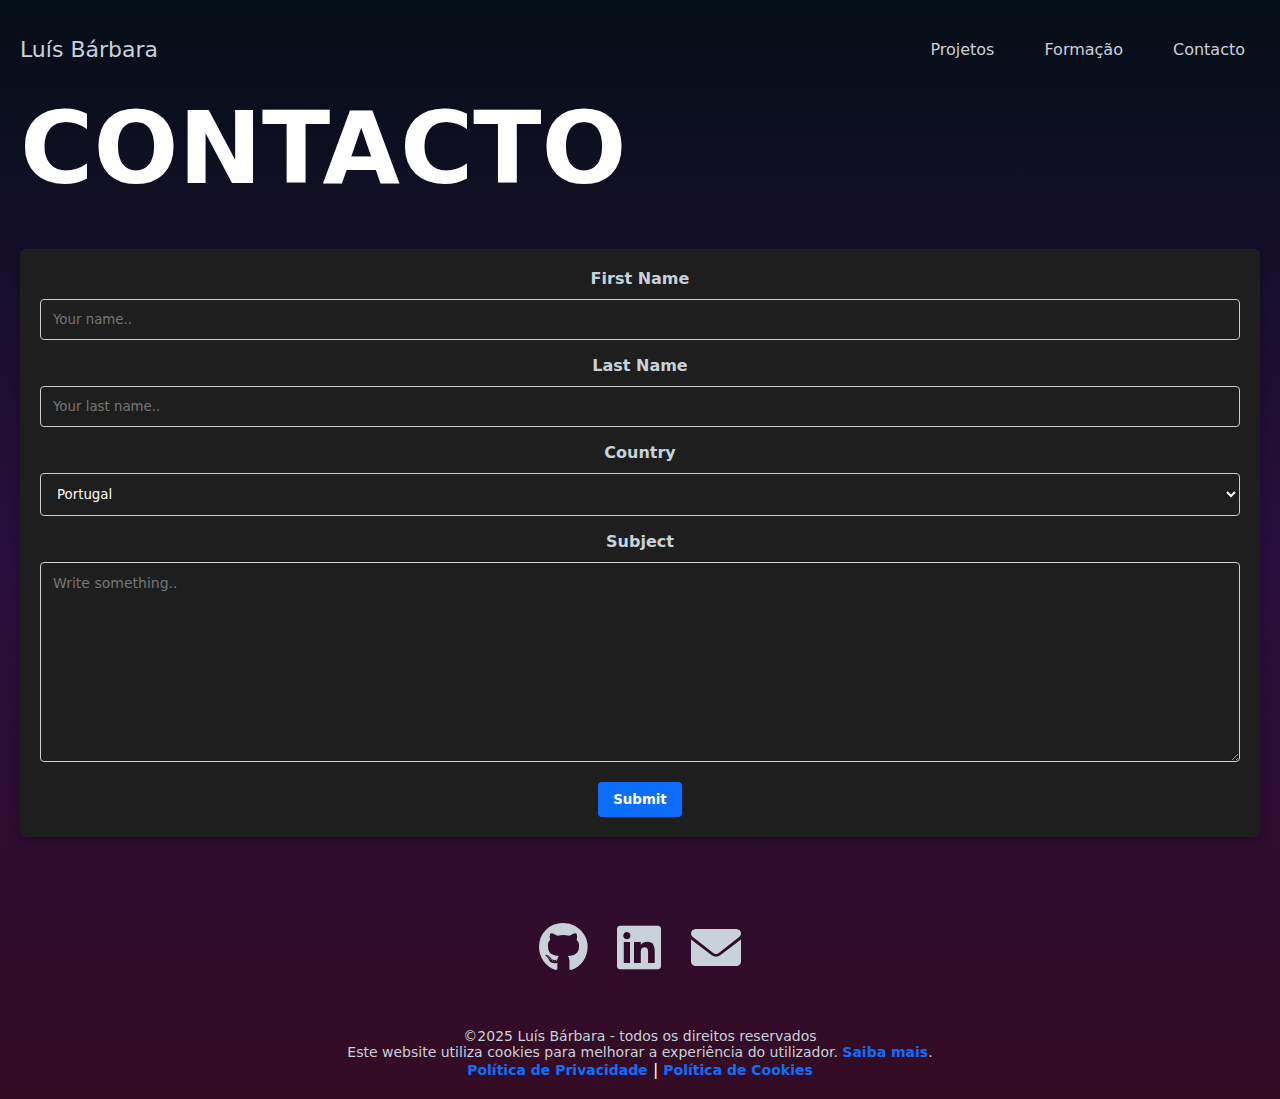
<file: contacto.html>
<!DOCTYPE html>
<html lang="pt-PT">

<head>
    <title>Luís Bárbara | Portfólio</title>
    <link rel="icon" type="favicon/x-icon" href="/imagens/favicon2.png">
    <link rel="preconnect" href="https://fonts.googleapis.com">
    <link rel="preconnect" href="https://fonts.gstatic.com" crossorigin>
    <meta name="viewport" content="width=device-width,initial-scale=1">
    <link href="https://fonts.googleapis.com/css2?family=Roboto:ital,wght@0,100..900;1,100..900&display=swap"
        rel="stylesheet">
    <link rel="stylesheet" href="css/styles.css">
    <link rel="stylesheet" href="css/contacto.css">
    <link href="https://cdnjs.cloudflare.com/ajax/libs/font-awesome/6.0.0-beta3/css/all.min.css" rel="stylesheet">
</head>

<body>
    <header>
        <div class="container">
            <div class="navbar">
                <a class=home-button href="index.html">Luís Bárbara</a>
                <nav>
                    <a href="projetos.html">Projetos</a>
                    <a href="formacao.html">Formação</a>
                    <a href="contacto.html">Contacto</a>
                </nav>
            </div>
        </div>
    </header>
    <main>
        <div class="container">
            <div class="text">
                <h1>CONTACTO</h1>
            </div>
            <div class="form-container">
                <form action="#" method="POST">

                    <label for="fname">First Name</label>
                    <input type="text" id="fname" name="firstname" placeholder="Your name..">

                    <label for="lname">Last Name</label>
                    <input type="text" id="lname" name="lastname" placeholder="Your last name..">

                    <label for="country">Country</label>
                    <select id="country" name="country">
                        <option value="portugal">Portugal</option>
                        <option value="holanda">Holanda</option>
                        <option value="usa">USA</option>
                    </select>

                    <label for="subject">Subject</label>
                    <textarea id="subject" name="subject" placeholder="Write something.."
                        style="height:200px"></textarea>

                    <input type="submit" value="Submit">

                </form>
            </div>
        </div>
    </main>
    <footer>
        <div class="container">
            <div class="bottom-particles">
                <div class="social-icons">
                    <a href="https://github.com/luis-barbara" target="_blank" class="icon github">
                        <i class="fab fa-github"></i>
                    </a>
                    <a href="https://www.linkedin.com/in/lu%C3%ADs-b%C3%A1rbara-38580055/" target="_blank"
                        class="icon linkedin">
                        <i class="fab fa-linkedin"></i>
                    </a>
                    <a href="mailto:luisbarbara@live.com.pt" class="icon email">
                        <i class="fas fa-envelope"></i>
                    </a>
                </div>
                <p>&copy;2025 Luís Bárbara - todos os direitos reservados</p>
                <p>Este website utiliza cookies para melhorar a experiência do utilizador. <a
                        href="politica-cookies.html">Saiba mais</a>.</p>
                <a href="privacidade.html">Política de Privacidade</a><span class="separator"> | </span><a
                    href="cookies.html">Política de Cookies</a>
            </div>
        </div>
    </footer>

    <script src="javascript/components.js"></script>
    <script src="javascript/validform.js"></script>
    <script src="javascript/particles.js"></script>
</body>

</html>
</file>
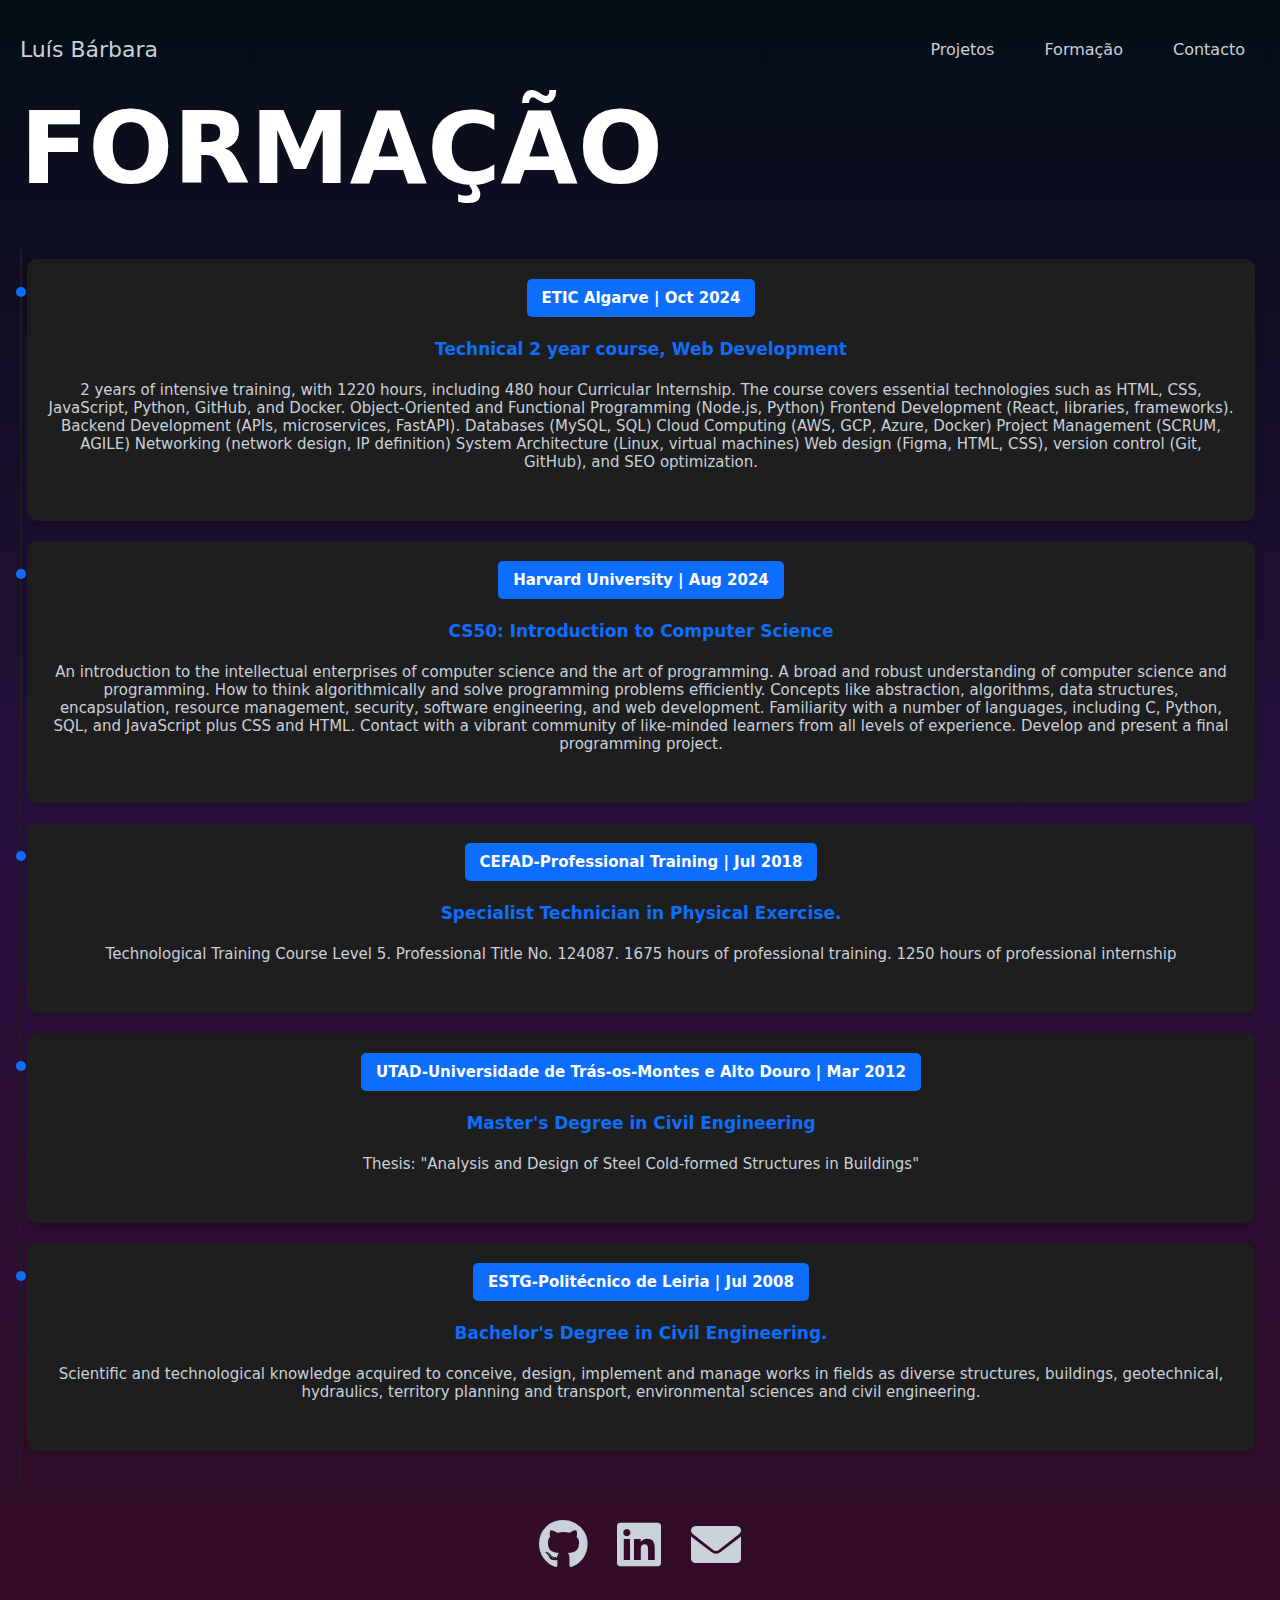
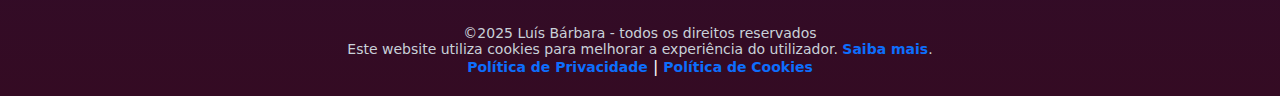
<file: formacao.html>
<!DOCTYPE html>
<html lang="pt-PT">

<head>
    <title>Luís Bárbara | Portfólio</title>
    <link rel="icon" type="favicon/x-icon" href="/imagens/favicon2.png">
    <link rel="preconnect" href="https://fonts.googleapis.com">
    <link rel="preconnect" href="https://fonts.gstatic.com" crossorigin>
    <meta name="viewport" content="width=device-width,initial-scale=1">
    <link href="https://fonts.googleapis.com/css2?family=Roboto:ital,wght@0,100..900;1,100..900&display=swap"
        rel="stylesheet">
    <link rel="stylesheet" href="css/styles.css">
    <link rel="stylesheet" href="css/formacao.css">
    <link href="https://cdnjs.cloudflare.com/ajax/libs/font-awesome/6.0.0-beta3/css/all.min.css" rel="stylesheet">
</head>

<body>
    <header>
        <div class="container">
            <div class="navbar">
                <a class=home-button href="index.html">Luís Bárbara</a>
                <nav>
                    <a href="projetos.html">Projetos</a>
                    <a href="formacao.html">Formação</a>
                    <a href="contacto.html">Contacto</a>
                </nav>
            </div>
        </div>
    </header>
    <main>
        <div class="container">
            <div class="text">
                <h1>FORMAÇÃO</h1>
            </div>
            <div class="timeline">
                <ul>
                    <li>
                        <span>ETIC Algarve | Oct 2024</span>
                        <div class="content">
                            <h3>Technical 2 year course, Web Development</h3>
                            <p>
                                2 years of intensive training, with 1220 hours, including 480 hour Curricular
                                Internship.
                                The course covers essential technologies such as HTML, CSS, JavaScript, Python, GitHub,
                                and Docker.
                                Object-Oriented and Functional Programming (Node.js, Python)
                                Frontend Development (React, libraries, frameworks).
                                Backend Development (APIs, microservices, FastAPI).
                                Databases (MySQL, SQL)
                                Cloud Computing (AWS, GCP, Azure, Docker)
                                Project Management (SCRUM, AGILE)
                                Networking (network design, IP definition)
                                System Architecture (Linux, virtual machines)
                                Web design (Figma, HTML, CSS), version control (Git, GitHub), and SEO optimization.
                            </p>
                        </div>
                    </li>
                    <li>
                        <span>Harvard University | Aug 2024</span>
                        <div class="content">
                            <h3>CS50: Introduction to Computer Science</h3>
                            <p>
                                An introduction to the intellectual enterprises of computer science and the art of
                                programming.
                                A broad and robust understanding of computer science and programming.
                                How to think algorithmically and solve programming problems efficiently.
                                Concepts like abstraction, algorithms, data structures, encapsulation, resource
                                management, security, software engineering, and web development.
                                Familiarity with a number of languages, including C, Python, SQL, and JavaScript plus
                                CSS and HTML.
                                Contact with a vibrant community of like-minded learners from all levels of experience.
                                Develop and present a final programming project.
                            </p>
                        </div>
                    </li>
                    <li>
                        <span>CEFAD-Professional Training | Jul 2018</span>
                        <div class="content">
                            <h3>Specialist Technician in Physical Exercise.</h3>
                            <p>
                                Technological Training Course Level 5. Professional Title No. 124087. 1675 hours of
                                professional training. 1250 hours of professional internship
                            </p>
                        </div>
                    </li>
                    <li>
                        <span>UTAD-Universidade de Trás-os-Montes e Alto Douro | Mar 2012</span>
                        <div class="content">
                            <h3>Master's Degree in Civil Engineering</h3>
                            <p>
                                Thesis: "Analysis and Design of Steel Cold-formed Structures in Buildings"
                            </p>
                        </div>
                    </li>
                    <li>
                        <span>ESTG-Politécnico de Leiria | Jul 2008</span>
                        <div class="content">
                            <h3>Bachelor's Degree in Civil Engineering.</h3>
                            <p>
                                Scientific and technological knowledge acquired to conceive, design, implement and
                                manage works in fields as diverse structures, buildings, geotechnical, hydraulics,
                                territory planning and transport, environmental sciences and civil engineering.
                            </p>
                        </div>
                    </li>
                </ul>
            </div>
        </div>
    </main>
    <footer>
        <div class="container">
            <div class="bottom-particles">
                <div class="social-icons">
                    <a href="https://github.com/luis-barbara" target="_blank" class="icon github">
                        <i class="fab fa-github"></i>
                    </a>
                    <a href="https://www.linkedin.com/in/lu%C3%ADs-b%C3%A1rbara-38580055/" target="_blank"
                        class="icon linkedin">
                        <i class="fab fa-linkedin"></i>
                    </a>
                    <a href="mailto:luisbarbara@live.com.pt" class="icon email">
                        <i class="fas fa-envelope"></i>
                    </a>
                </div>
                <p>&copy;2025 Luís Bárbara - todos os direitos reservados</p>
                <p>Este website utiliza cookies para melhorar a experiência do utilizador. <a
                        href="politica-cookies.html">Saiba mais</a>.</p>
                <a href="privacidade.html">Política de Privacidade</a><span class="separator"> | </span><a
                    href="cookies.html">Política de Cookies</a>
            </div>
        </div>
    </footer>

    <script src="javascript/components.js"></script>
    <script src="javascript/particles.js"></script>
</body>

</html>
</file>
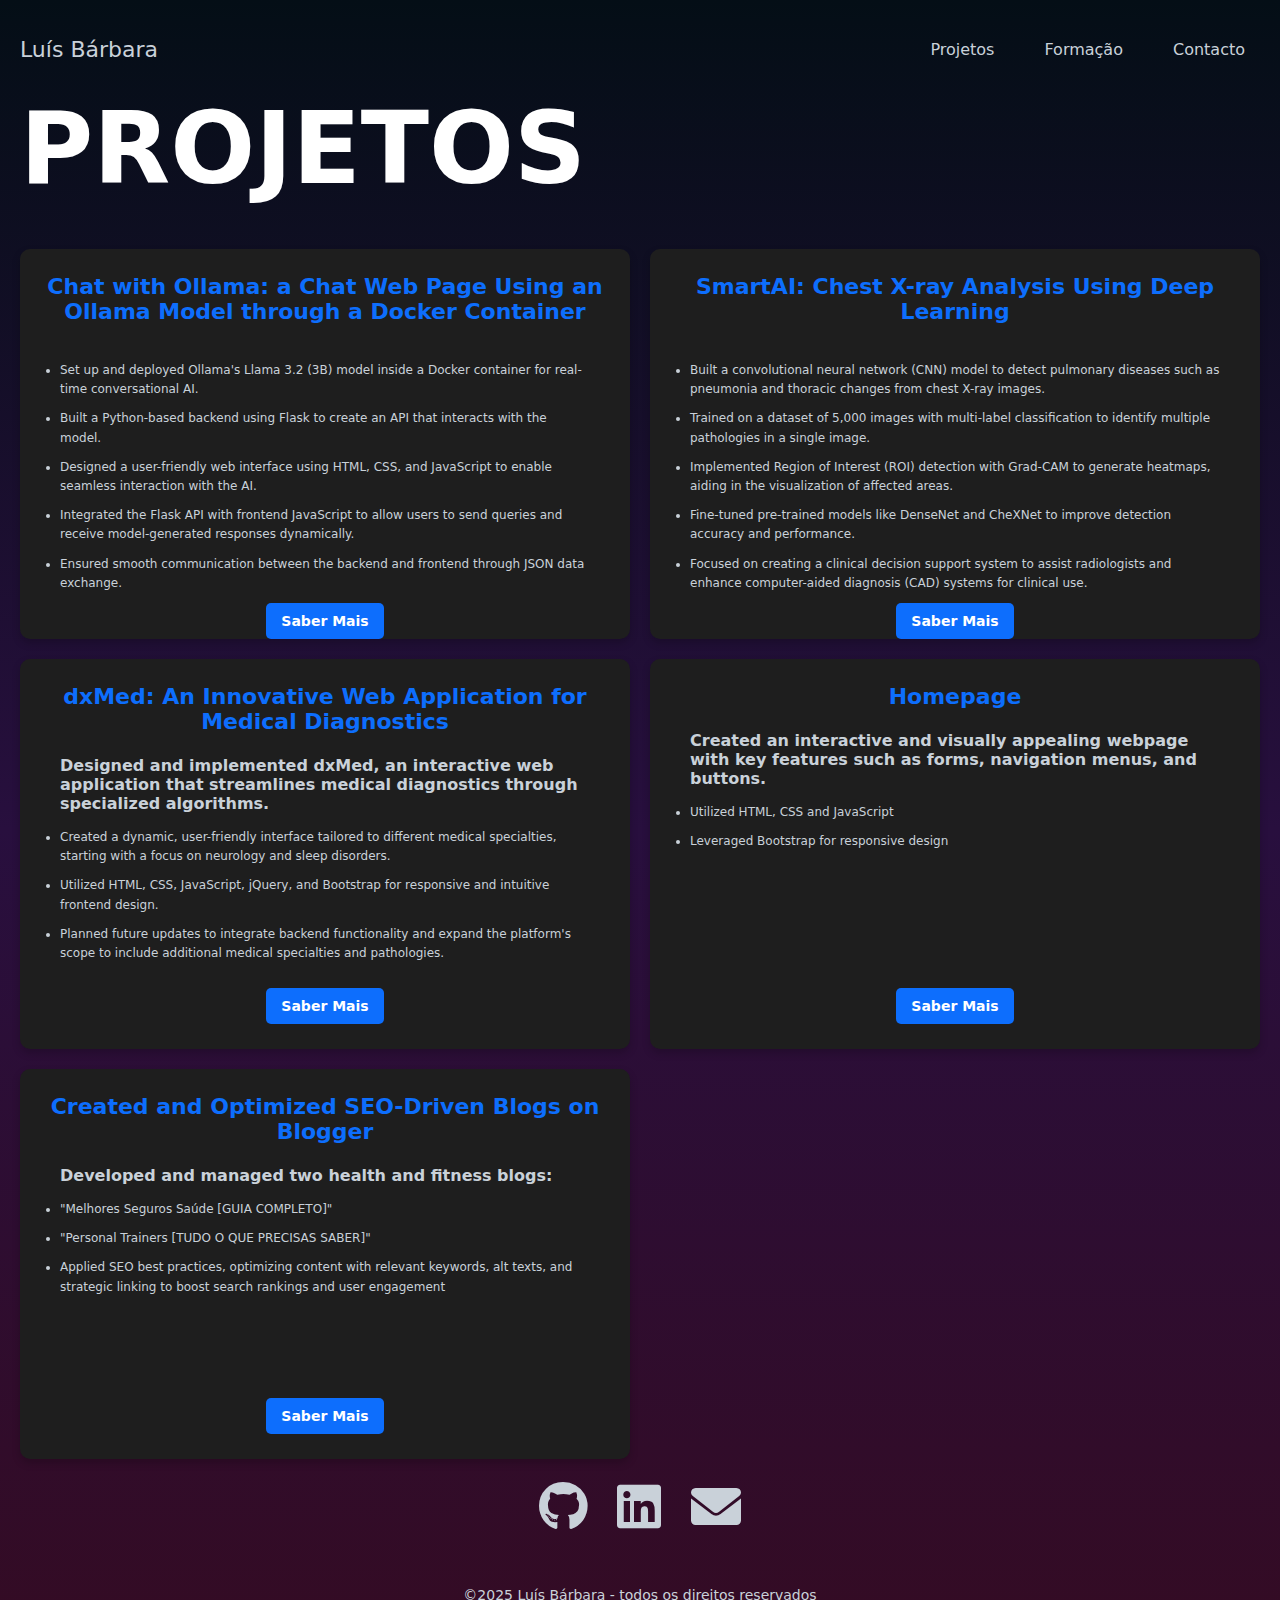
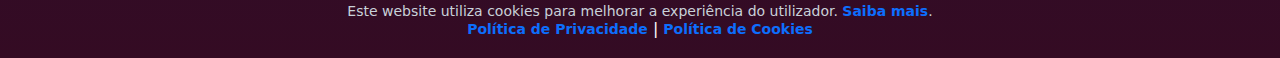
<file: projetos.html>
<!DOCTYPE html>
<html lang="pt-PT">

<head>
    <title>Luís Bárbara | Portfólio</title>
    <link rel="icon" type="favicon/x-icon" href="/imagens/favicon2.png">
    <link rel="preconnect" href="https://fonts.googleapis.com">
    <link rel="preconnect" href="https://fonts.gstatic.com" crossorigin>
    <meta name="viewport" content="width=device-width,initial-scale=1">
    <link href="https://fonts.googleapis.com/css2?family=Roboto:ital,wght@0,100..900;1,100..900&display=swap"
        rel="stylesheet">
    <link rel="stylesheet" href="css/styles.css">
    <link rel="stylesheet" href="css/projetos.css">
    <link href="https://cdnjs.cloudflare.com/ajax/libs/font-awesome/6.0.0-beta3/css/all.min.css" rel="stylesheet">
</head>

<body>
    <header>
        <div class="container">
            <div class="navbar">
                <a class=home-button href="index.html">Luís Bárbara</a>
                <nav>
                    <a href="projetos.html">Projetos</a>
                    <a href="formacao.html">Formação</a>
                    <a href="contacto.html">Contacto</a>
                </nav>
            </div>
        </div>
    </header>
    <main>
        <div class="container">
            <div class="text">
                <h1>PROJETOS</h1>
            </div>
            <div class="card-container">
                <div class="card">
                    <h3>Chat with Ollama: a Chat Web Page Using an Ollama Model through a Docker Container</h3>
                    <ul>
                        <li>Set up and deployed Ollama's Llama 3.2 (3B) model inside a Docker container for real-time
                            conversational AI.</li>
                        <li>Built a Python-based backend using Flask to create an API that interacts with the model.
                        </li>
                        <li>Designed a user-friendly web interface using HTML, CSS, and JavaScript to enable seamless
                            interaction with the AI.</li>
                        <li>Integrated the Flask API with frontend JavaScript to allow users to send queries and receive
                            model-generated responses dynamically.</li>
                        <li>Ensured smooth communication between the backend and frontend through JSON data exchange.
                        </li>
                    </ul>
                    <a href="https://github.com/luis-barbara/chat_with_Ollama" class="btn" target="_blank">Saber
                        Mais</a>
                </div>
                <div class="card">
                    <h3>SmartAI: Chest X-ray Analysis Using Deep Learning</h3>
                    <ul>
                        <li>Built a convolutional neural network (CNN) model to detect pulmonary diseases such as
                            pneumonia and thoracic changes from chest X-ray images.</li>
                        <li>Trained on a dataset of 5,000 images with multi-label classification to identify multiple
                            pathologies in a single image.</li>
                        <li>Implemented Region of Interest (ROI) detection with Grad-CAM to generate heatmaps, aiding in
                            the visualization of affected areas.</li>
                        <li>Fine-tuned pre-trained models like DenseNet and CheXNet to improve detection accuracy and
                            performance.</li>
                        <li>Focused on creating a clinical decision support system to assist radiologists and enhance
                            computer-aided diagnosis (CAD) systems for clinical use.</li>
                    </ul>
                    <a href="https://github.com/luis-barbara/SmartAI" class="btn" target="_blank">Saber Mais</a>
                </div>
                <div class="card">
                    <h3>dxMed: An Innovative Web Application for Medical Diagnostics</h3>
                    <h4>Designed and implemented dxMed, an interactive web application that streamlines medical
                        diagnostics through specialized algorithms.</h4>
                    <ul>
                        <li>Created a dynamic, user-friendly interface tailored to different medical specialties,
                            starting with a focus on neurology and sleep disorders.</li>
                        <li>Utilized HTML, CSS, JavaScript, jQuery, and Bootstrap for responsive and intuitive frontend
                            design.</li>
                        <li>Planned future updates to integrate backend functionality and expand the platform's scope to
                            include additional medical specialties and pathologies.</li>
                    </ul>
                    <a href="https://github.com/luis-barbara/CS50/tree/main/dxMed" class="btn" target="_blank">Saber
                        Mais</a>
                </div>
                <div class="card">
                    <h3>Homepage</h3>
                    <h4>Created an interactive and visually appealing webpage with key features such as forms,
                        navigation menus, and buttons.</h4>
                    <ul>
                        <li>Utilized HTML, CSS and JavaScript</li>
                        <li>Leveraged Bootstrap for responsive design</li>
                    </ul>
                    <a href="https://github.com/luis-barbara/CS50/tree/main/homepage" class="btn" target="_blank">Saber
                        Mais</a>
                </div>
                <div class="card">
                    <h3>Created and Optimized SEO-Driven Blogs on Blogger</h3>
                    <h4>Developed and managed two health and fitness blogs:</h4>
                    <ul>
                        <li>"Melhores Seguros Saúde [GUIA COMPLETO]"</li>
                        <li>"Personal Trainers [TUDO O QUE PRECISAS SABER]"</li>
                        <li>Applied SEO best practices, optimizing content with relevant keywords, alt texts, and
                            strategic linking to boost search rankings and user engagement</li>
                    </ul>
                    <a href="https://www.linkedin.com/in/lu%C3%ADs-b%C3%A1rbara-38580055/details/projects/" class="btn"
                        target="_blank">Saber Mais</a>
                </div>
            </div>

        </div>
        </div>
    </main>
    <footer>
        <div class="container">
            <div class="bottom-particles">
                <div class="social-icons">
                    <a href="https://github.com/luis-barbara" target="_blank" class="icon github">
                        <i class="fab fa-github"></i>
                    </a>
                    <a href="https://www.linkedin.com/in/lu%C3%ADs-b%C3%A1rbara-38580055/" target="_blank"
                        class="icon linkedin">
                        <i class="fab fa-linkedin"></i>
                    </a>
                    <a href="mailto:luisbarbara@live.com.pt" class="icon email">
                        <i class="fas fa-envelope"></i>
                    </a>
                </div>
                <p>&copy;2025 Luís Bárbara - todos os direitos reservados</p>
                <p>Este website utiliza cookies para melhorar a experiência do utilizador. <a
                        href="politica-cookies.html">Saiba mais</a>.</p>
                <a href="privacidade.html">Política de Privacidade</a><span class="separator"> | </span><a
                    href="cookies.html">Política de Cookies</a>
            </div>
        </div>
    </footer>

    <script src="javascript/components.js"></script>
    <script src="javascript/particles.js"></script>
</body>

</html>
</file>
<file: css/styles.css>
body {
    margin: 0;
    font-family: system-ui, -apple-system, BlinkMacSystemFont, 'Segoe UI', Roboto, Oxygen, Ubuntu, Cantarell, 'Open Sans', 'Helvetica Neue', sans-serif;
    background-image: linear-gradient(0deg, #340b23 0%, #280f3e 50%, #040e16 100%);
    color: #c9d1d9;
}


main {
    min-height: calc(100vh - 99px);
}

.navbar {
    display: flex;
    justify-content: space-between;
    align-items: center;
    padding: 30px 0;
    width: 100%;
}

.navbar nav {
    display: flex;
    align-items: center;
    gap: 20px;
    font-size: 16px;
}

.navbar nav a {
    text-decoration: none;
    color: #c9d1d9;
    font-size: 16px;
    padding: 10px 15px;
    transition: color 0.3s ease, background-color 0.3s ease;
}

.navbar nav a:hover {
    color: #ffffff;
    background-color: #9745def8;
    border-radius: 5px;
}

header .home-button {
    font-size: 22px;
    text-decoration: none;
    color: #c9d1d9;
    transition: color 0.3s ease, transform 0.3s ease;
}


header .home-button:hover {
    color: #9745def8;
    transform: scale(1.1);
}

.container {
    max-width: 1280px;
    margin: 0 auto;
    padding: 0 20px;
    text-align: center;
    color: white;
}

.text {
    flex: 1;
    text-align: left;
    padding-right: 20px;
    padding-left: 0;
}

.text h1 {
    font-size: 100px;
    margin: 0;
    color: white;
    padding: 0;
    line-height: 1;
}

.text h1 .developer {
    display: block;
    font-size: 100px;
    margin: 0;
    padding: 0;
    line-height: 1;
}

.subtitles {
    font-size: 16px;
    color: rgba(109, 126, 226, 0.967);
    text-align: left;
    margin-top: 5px;
    line-height: 1.2;
    padding-left: 0;
    margin-left: 0;
    display: block;
}

.subtitles span {
    font-size: 18px;
    color: #c9d1d9;
    text-decoration: none;
    transition: color 0.3s ease, transform 0.3s ease;
    cursor: pointer;
    margin: 5px;
}

.subtitles span:hover {
    color: #9745def8;
}

.tech-icons {
    display: flex;
    justify-content: center;
    /* Centraliza os ícones */
    gap: 30px;
    /* Espaço entre os ícones */
    margin-top: 50px;
    /* Espaço entre a imagem e os ícones */
    margin-bottom: 100px;
    /* Espaço entre os ícones e o texto */
}

.tech-icons .icon {
    font-size: 50px;
    /* Tamanho dos ícones */
    color: #c9d1d9;
    /* Cor inicial */
    text-decoration: none;
    /* Remove o sublinhado */
    transition: transform 0.3s ease, color 0.3s ease;
    /* Transição suave */
}

.tech-icons .icon:hover {
    color: #9745def8;
    /* Cor no hover */
    transform: scale(1.2);
    /* Aumenta o ícone no hover */
}


/* Estilo para o Flip Card */
.flip-card {
    width: 850px;
    /* Tamanho fixo do card */
    height: 550px;
    /* Altura do card */
    perspective: 1000px;
    /* Efeito de perspectiva 3D */
    margin: 0 auto;
    /* Centraliza o card na página */
}

/* Estilo para o interior do Flip Card */
.flip-card-inner {
    position: relative;
    width: 100%;
    height: 100%;
    transform-style: preserve-3d;
    /* Mantém o efeito 3D ao girar */
    transition: transform 0.6s;
    /* Transição suave no giro */
}

/* Frente do card (onde está a imagem) */
.flip-card-front {
    position: absolute;
    width: 100%;
    height: 100%;
    backface-visibility: hidden;
    /* Oculta o verso quando o card vira */
}

.flip-card-front .img {
    width: 100%;
    height: 100%;
    object-fit: cover;
    /* Garante que a imagem ocupe o espaço sem distorcer */
    border-radius: 15px;
    /* Mantém o arredondamento nas bordas da imagem */
    box-shadow: 0 0 30px rgba(0, 0, 0, 0.3);
    /* Sombra na imagem */
}

/* Verso do card (onde fica o conteúdo de texto) */
.flip-card-back {
    position: absolute;
    width: 100%;
    height: 100%;
    /* Definir altura igual à frente */
    background-color: #1e1e1e;
    /* Cor de fundo do verso */
    color: white;
    display: flex;
    flex-direction: column;
    justify-content: flex-start;
    /* Alinha o conteúdo no topo */
    align-items: center;
    /* Centraliza o conteúdo no eixo horizontal */
    backface-visibility: hidden;
    /* Oculta a frente quando vira */
    transform: rotateY(180deg);
    /* Gira 180 graus */
    border-radius: 15px;
    /* Mantém as bordas arredondadas do verso */
    box-shadow: 0 0 30px rgba(0, 0, 0, 0.3);
    /* Sombra no verso */
    padding: 20px;
    box-sizing: border-box;
    /* Inclui o padding no cálculo da altura */
}

/* Efeito de hover: faz o card girar */
.flip-card:hover .flip-card-inner {
    transform: rotateY(180deg);
    /* Gira o card no eixo Y */
}

/* Título (h2) no topo */
.flip-card-back h2 {
    font-size: 24px;
    margin-top: 20px;
    /* Espaço no topo */
    text-align: center;
    /* Centraliza o título */
    margin-bottom: 20px;
    /* Espaço abaixo do título */
}

/* Lista do resumo (centro) */
.flip-card-back ul {
    padding-left: 0;
    margin: 0;
    display: flex;
    flex-direction: column;
    /* Exibe os itens da lista em coluna */
    align-items: center;
    /* Centra os itens da lista */
    width: 100%;
    flex-grow: 1;
    /* Permite que a lista ocupe o espaço restante */
    justify-content: center;
    /* Centra verticalmente */
}

/* Itens da lista */
.flip-card-back li {
    font-size: 18px;
    line-height: 1.6;
    margin-bottom: 10px;
    /* Espaçamento entre os itens */
    color: #c9d1d9;
    /* Cor suave para o texto */
    text-align: left;
    /* Alinha o texto dos itens à esquerda */
    width: 90%;
    /* Garante que os itens não se estendam até a borda */
}

/* Parágrafo */
.flip-card-back p {
    margin-top: 30px;
    /* Espaço para mover o parágrafo para baixo */
    font-size: 16px;
    color: #c9d1d9;
    /* Cor suave para o parágrafo */
    text-align: center;
    /* Centra o texto do parágrafo */
}


.social-icons {
    display: flex;
    justify-content: center;
    gap: 30px;
    margin-bottom: 50px;
}

.social-icons .icon {
    font-size: 50px;
    color: #c9d1d9;
    text-decoration: none;
    display: inline-block;
    transition: transform 0.3s ease, color 0.3s ease;
}

.social-icons .icon:hover {
    color: #9745def8;
    transform: scale(1.2);
}

footer {
    flex-shrink: 0;
    color: #c9d1d9;
    text-align: center;
    padding: 20px 0;
}

footer p {
    margin: 0;
    font-size: 14px;
    color: #c9d1d9;
}

footer a {
    text-decoration: none;
    color: #0d6efd;
    font-size: 14px;
    font-weight: bold;
    transition: color 0.3s ease;
}

footer a:hover {
    color: #9745def8;
}


/* Estilo para o container de partículas no footer */
.bottom-particles {
    position: relative;
    /* Permite posicionamento das partículas */
    width: 100%;
    overflow: hidden;
    /* Esconde partículas que saem do container */
}

.bubble {
    position: absolute;
    bottom: -1rem;
    /* Começa abaixo do container */
    width: 1rem;
    /* Tamanho da bolha */
    height: 1rem;
    background-color: rgba(111, 109, 109, 0.5);
    /* Bolhas semi-transparentes */
    border-radius: 50%;
    /* Formato circular */
    animation: bubbleAnimation 10s infinite;
    /* Animação infinita */
}

/* Animação das bolhas */
@keyframes bubbleAnimation {
    0% {
        transform: translateY(0) scale(1);
        /* Começa na posição inicial */
        opacity: 0;
        /* Invisível no início */
    }

    20% {
        opacity: 1;
        /* Torna-se visível */
    }

    100% {
        transform: translateY(-200px) scale(0.5);
        /* Sobe e encolhe */
        opacity: 0;
        /* Fica invisível no final */
    }
}



@media (max-width: 900px) {
    .flip-card {
        width: 600px;
        /* Reduz a largura do card */
        height: 390px;
        /* Reduz a altura do card */
    }

    .flip-card-back {
        padding: 15px;
        /* Reduz o padding */
    }

    .flip-card-back h2 {
        font-size: 20px;
        /* Reduz o tamanho da fonte do título */
        margin-top: 15px;
        /* Ajusta o espaçamento superior */
    }


    .flip-card-back li {
        font-size: 16px;
        /* Reduz o tamanho da fonte dos itens da lista */
        line-height: 1.4;
        /* Ajusta o espaçamento entre linhas */
        margin-bottom: 8px;
        /* Reduz o espaçamento entre os itens */
    }

    .flip-card-back p {
        font-size: 14px;
        /* Reduz o tamanho da fonte do parágrafo */
        margin-top: 20px;
        /* Ajusta o espaçamento superior */
    }
}


@media (max-width: 650px) {
    .flip-card {
        width: 400px;
        /* Reduz ainda mais a largura do card */
        height: 260px;
        /* Reduz a altura do card */
    }

    .flip-card-back {
        padding: 10px;
        /* Reduz ainda mais o padding */
    }

    .flip-card-back h2 {
        font-size: 14px;
        /* Diminui o tamanho da fonte do título */
        margin-top: 8px;
        /* Reduz o espaçamento superior */
    }

    .flip-card-back li {
        font-size: 10px;
        /* Diminui o tamanho da fonte dos itens da lista */
        line-height: 1.2;
        /* Ajusta o espaçamento entre linhas */
        margin-bottom: 5px;
        /* Reduz o espaçamento entre os itens */
    }

    .flip-card-back p {
        font-size: 11px;
        /* Diminui o tamanho da fonte do parágrafo */
        margin-top: 12px;
        /* Ajusta o espaçamento superior */
    }


    .text h1 {
        font-size: 60px;
    }

    .text h1 .developer {
        font-size: 60px;
    }

    .subtitles {
        font-size: 14px;
    }

    .subtitles span {
        font-size: 16px;
    }

    .tech-icons .icon {
        font-size: 30px;
        /* Tamanho dos ícones */
    }

    .social-icons .icon {
        font-size: 30px;
    }

    footer p {
        font-size: 10px;
    }

    footer a {
        font-size: 10px;
    }
}


@media (max-width: 500px) {
    .flip-card {
        width: 300px;
        /* Reduz ainda mais a largura do card */
        height: 195px;
        /* Reduz a altura do card */
    }

    .flip-card-back {
        padding: 4px;
        /* Reduz ainda mais o padding */
    }

    .flip-card-back h2 {
        font-size: 8px;
        /* Diminui o tamanho da fonte do título */
        margin-top: 4px;
        /* Reduz o espaçamento superior */
    }

    .flip-card-back li {
        font-size: 8px;
        /* Diminui o tamanho da fonte dos itens da lista */
        line-height: 1.2;
        /* Ajusta o espaçamento entre linhas */
        margin-bottom: 4px;
        /* Reduz o espaçamento entre os itens */
    }

    .flip-card-back p {
        font-size: 8px;
        /* Diminui o tamanho da fonte do parágrafo */
        margin-top: 4px;
        /* Ajusta o espaçamento superior */
    }


    .text h1 {
        font-size: 30px;
    }

    .text h1 .developer {
        font-size: 30px;
    }

    .subtitles {
        font-size: 10px;
    }

    .subtitles span {
        font-size: 10px;
    }

    .tech-icons .icon {
        font-size: 30px;
        /* Tamanho dos ícones */
    }

    .social-icons .icon {
        font-size: 30px;
    }

    footer p {
        font-size: 10px;
    }

    footer a {
        font-size: 10px;
    }

    .navbar nav {
        font-size: 10px;
    }

    .navbar nav a {
        font-size: 10px;
    }

    header .home-button {
        font-size: 12px;
    }


    footer p {
        font-size: 8px;
    }

    footer a {
        font-size: 8px;
    }

    footer .separator {
        font-size: 8px;
    }
}


@media (max-width: 400px) {

    .subtitles {
        font-size: 10px;
    }

    .subtitles span {
        font-size: 10px;
    }

    .tech-icons .icon {
        font-size: 20px;
        /* Tamanho dos ícones */
    }

    .social-icons .icon {
        font-size: 20px;
    }

    .navbar nav {
        gap: 0px;
    }

    .subtitles span {
        margin: 0px;
    }

    .subtitles {
        margin-top: 20px;
    }
}
</file>
<file: css/contacto.css>
/* Style inputs with type="text", select elements and textareas */
input[type=text],
select,
textarea {
  width: 100%;
  /* Full width */
  padding: 12px;
  /* Some padding */
  border: 1px solid #ccc;
  /* Gray border */
  border-radius: 4px;
  /* Rounded borders */
  box-sizing: border-box;
  /* Make sure that padding and width stays in place */
  margin-top: 6px;
  /* Add a top margin */
  margin-bottom: 16px;
  /* Bottom margin */
  resize: vertical;
  /* Allow the user to vertically resize the textarea (not horizontally) */
  font-family: system-ui, -apple-system, BlinkMacSystemFont, 'Segoe UI', Roboto, Oxygen, Ubuntu, Cantarell, 'Open Sans', 'Helvetica Neue', sans-serif;
  background-color: #1e1e1e;
  color: white;
}

/* Muda a borda para roxo quando o campo está em foco */
input[type=text]:focus,
select:focus,
textarea:focus {
  border: 1px solid #9745de;
  /* Cor da borda roxa ao focar */
  outline: none;
  /* Remove a borda de foco padrão do navegador */
  box-shadow: 0 0 8px #9745de;
  /* Adiciona um brilho roxo ao redor do campo */
  transition: border-color 0.3s ease, box-shadow 0.3s ease;
  /* Suaviza a transição */
}

/* Style the submit button with a specific background color etc */
input[type=submit] {
  background-color: #0d6efd;
  color: white;
  padding: 10px 15px;
  font-weight: bold;
  border: none;
  border-radius: 4px;
  cursor: pointer;
  font-family: system-ui, -apple-system, BlinkMacSystemFont, 'Segoe UI', Roboto, Oxygen, Ubuntu, Cantarell, 'Open Sans', 'Helvetica Neue', sans-serif;
  transition: all 0.3s ease;
  /* Transição suave */
  font-weight: bold;
}


/* When moving the mouse over the submit button, add a darker green color */
input[type=submit]:hover {
  background-color: #9745def8;
  font-family: system-ui, -apple-system, BlinkMacSystemFont, 'Segoe UI', Roboto, Oxygen, Ubuntu, Cantarell, 'Open Sans', 'Helvetica Neue', sans-serif;
  color: white;
  font-weight: bold;
}

/* Add a background color and some padding around the form */
.form-container {
  border-radius: 5px;
  background-color: #1e1e1e;
  padding: 20px;
  margin-top: 50px;
  box-shadow: 0 4px 8px rgba(0, 0, 0, 0.2);
}

label {
  color: #c9d1d9;
  /* Cor do texto do label */
  font-size: 16px;
  /* Tamanho da fonte */
  font-weight: 600;
  /* Negrito */
  margin-bottom: 5px;
  /* Espaçamento inferior */
  display: block;
  /* Força o label a ocupar toda a largura disponível */
}

/* Estilo adicional para textarea para mantê-lo no estilo do card */
textarea {
  background-color: #1e1e1e;
  /* Cor de fundo */
  border: 1px solid #c9d1d9;
  /* Cor da borda */
  color: white;
  /* Cor do texto */
  border-radius: 4px;
  /* Bordas arredondadas */
  padding: 12px;
  /* Padding */
  font-size: 14px;
  /* Tamanho da fonte */
  resize: vertical;
  /* Permite redimensionamento vertical */
  box-sizing: border-box;
  /* Ajusta o padding dentro da largura */
}
</file>
<file: css/formacao.css>
@import url('https://fonts.googleapis.com/css2?family=Poppins&display=swap');

.timeline {
	width: auto;
	background-color: transparent;
	color: #c9d1d9;
	margin-top: 50px;
	font-family: system-ui, -apple-system, BlinkMacSystemFont, 'Segoe UI', Roboto, Oxygen, Ubuntu, Cantarell, 'Open Sans', 'Helvetica Neue', sans-serif;
}

.timeline ul {
	list-style-type: none;
	border-left: 2px solid #1e1e1e;
	padding: 10px 5px;
}

/* Estilo de cada item dentro da timeline */
.timeline ul li {
	padding: 20px 20px;
	position: relative;
	cursor: pointer;
	transition: .5s;
	background-color: #1e1e1e;
	/* Cor de fundo dos itens */
	border-radius: 10px;
	/* Bordas arredondadas */
	color: #c9d1d9;
	/* Cor do texto */
	box-shadow: 0 4px 8px 0 rgba(0, 0, 0, 0.2);
	/* Sombra suave */
	flex-direction: column;
	/* Organiza os itens em coluna */
	justify-content: space-between;
	/* Distribui o conteúdo entre o topo e o fundo */
	margin-bottom: 20px;
}

/* Estilo para os spans dentro da timeline */
.timeline ul li span {
	display: inline-block;
	background-color: #0d6efd;
	color: white;
	border-radius: 5px;
	padding: 10px 15px;
	font-size: 15px;
	text-align: center;
	font-weight: bold;
}


/* Estilo do título h3 dentro da timeline */
.timeline ul li .content h3 {
	color: #0d6efd;
	font-size: 17px;
	padding-top: 5px;
	transition: color 0.3s ease;
	/* Transição suave para a cor */
	font-weight: bold;
}

.timeline ul li .content p {
	padding: 5px 0px 15px 0px;
	font-size: 15px;
}

.timeline ul li:before {
	position: absolute;
	content: '';
	width: 10px;
	height: 10px;
	background-color: #0d6efd;
	border-radius: 50%;
	left: -11px;
	top: 28px;
	transition: .5s;
}

/* Efeito de hover para os itens da timeline */
.timeline ul li:hover {
	background-color: #9745def8;
	/* Cor de fundo ao passar o mouse */
	color: white;
	/* Cor do texto ao passar o mouse */
	box-shadow: 0 8px 16px rgba(0, 0, 0, 0.3);
	/* Aumenta a sombra */
	transform: translateY(-5px);
	/* Move o item para cima */
}

/* Efeito de hover para o título dentro do item */
.timeline ul li:hover h3 {
	color: white;
	/* Cor do título ao passar o mouse */
	transform: scale(1.05);
	/* Aumenta levemente o título */
}

/* Efeito de hover para o parágrafo dentro do item */
.timeline ul li:hover p {
	color: #f0f0f0;
	/* Muda a cor do texto ao passar o mouse */
}

.timeline ul li:hover {
	background-color: #9745def8;
}

.timeline ul li:hover:before {
	background-color: #c9d1d9;
	box-shadow: 0px 0px 10px 2px #c9d1d9;
}


@media (max-width:300px) {
	.timeline {
		width: 100%;
		padding: 30px 5px 30px 10px;
	}

	.timeline ul li .content h3 {
		color: #34ace0;
		font-size: 15px;
	}

}
</file>
<file: css/projetos.css>
/* Estilo base para o contaier de cards */
.card-container {
    display: grid;
    /* grid para organizar os cards */
    grid-template-columns: 1fr 1fr;
    gap: 20px;
    /* Espaço igual entre os cards na horizontal e vertical */
    max-width: 1280px;
    /* Limite de largura do container */
    margin: 0 auto;
    /* Centrao container */
    margin-top: 50px;
}


/* Estilo base dos cards */
.card {
    background-color: #1e1e1e;
    /* Cor de fundo dos cards */
    border-radius: 10px;
    padding: 20px;
    /* Espaçamento interno */
    text-align: center;
    /* Centra o texto */
    box-shadow: 0 4px 8px 0 rgba(0, 0, 0, 0.2);
    /* Sombra suave */
    transition: all 0.3s ease;
    /* Transição suave para todas as propriedades */
    color: #c9d1d9;
    /* Cor do texto */
    height: 350px;
    display: flex;
    flex-direction: column;
    /* Organiza os itens do card em coluna */
    justify-content: space-between;
    /* Distribui o conteúdo entre o topo e o fundo */
}

/* Efeito hover nos cards */
.card:hover {
    background-color: #9745def8;
    /* Cor de fundo ao passar o mouse */
    color: white;
    /* Cor do texto ao passar o mouse */
    box-shadow: 0 8px 16px rgba(0, 0, 0, 0.3);
    /* Aumenta a sombra */
    transform: translateY(-5px);
    /* Move o card para cima */
    cursor: pointer;
}

/* Efeito de hover para os títulos (h3) dentro do card */
.card h3 {
    font-size: 22px;
    /* Tamanho do título */
    margin-top: 5px;
    /* Espaçamento inferior */
    transition: color 0.3s ease;
    /* Transição suave para a cor */
    color: #0d6efd;
}


.card h4 {
    text-align: left;
    margin: 0;
    /* Remove margens adicionais */
    padding-left: 20px;
    /* Ajusta o padding da borda do card */
    padding-right: 20px;
}


/* Efeito de hover para o título */
.card:hover h3 {
    color: #ffffff;
    /* Cor do título no hover */
    transform: scale(1.05);
    /* Aumenta levemente o título */
}

/* Efeito para os parágrafos dentro do card */
.card p {
    font-size: 14px;
    /* Tamanho do texto */
    margin: 10px 0;
    /* Margem superior e inferior */
    transition: color 0.3s ease;
    /* Transição suave para a cor */
}


.card ul {
    padding-top: 15px;
    list-style: disc;
    /* Mantém o estilo da lista */
    margin: 0;
    /* Remove margens extras */
    padding-left: 20px;
    /* Alinha com o título h4 */
    padding-right: 20px;
    /* Garante alinhamento consistente */
}

.card li {
    font-size: 12px;
    line-height: 1.6;
    margin-bottom: 10px;
    /* Espaçamento entre os itens */
    text-align: left;
    /* Mantém o texto alinhado à esquerda */
}


/* Efeito de hover para os parágrafos */
.card:hover p {
    color: #f0f0f0;
    /* Muda a cor do texto */
}


/* Estilo do botão */
.btn {
    display: inline-block;
    padding: 10px 15px;
    /* Tamanho do botão */
    font-size: 14px;
    /* Tamanho do texto */
    font-weight: bold;
    /* Texto em negrito */
    color: white;
    /* Cor do texto */
    background-color: #0d6efd;
    border-radius: 5px;
    /* Bordas arredondadas */
    text-decoration: none;
    /* Remove sublinhado */
    transition: all 0.3s ease;
    /* Transição suave para hover */
    text-align: center;
    /* Centraliza o texto */
    margin-top: auto;
    /* Faz com que o botão vá para o final do card */
    margin-bottom: 5px;
    /* Garante 5px de distância da base do card */
    width: auto;
    /* Faz o botão ter largura automática */
    align-self: center;
    /* Centraliza o botão dentro do card */
}


/* Efeito hover no botão */
.btn:hover {
    cursor: pointer;
    /* Muda o cursor para indicar clicável */
    font-weight: bold;
    /* Texto em negrito */
    color: white;
    /* Cor do texto */
    background-color: #1e1e1e
}



@media (max-width: 1250px) {
    .card h3 {
        font-size: 20px;
    }

    .card h4 {
        font-size: 16px;
    }

    .card p {
        font-size: 12px;
    }

    .card li {
        font-size: 10px;
    }
}


@media (max-width: 1000px) {
    .btn {
        padding: 8px 10px;
        /* Tamanho do botão */
        font-size: 10px;
        /* Tamanho do texto */
    }
}



@media (max-width: 900px) {
    .card-container {
        grid-template-columns: 1fr;
    }
}


@media (max-width: 430px) {
    .card h3 {
        font-size: 16px;
    }

    .card h4 {
        font-size: 12px;
    }

    .card p {
        font-size: 10px;
    }

    .card li {
        font-size: 9px;
    }


    .btn {
        padding: 8px 10px;
        /* Tamanho do botão */
        font-size: 10px;
        /* Tamanho do texto */
    }
}
</file>
